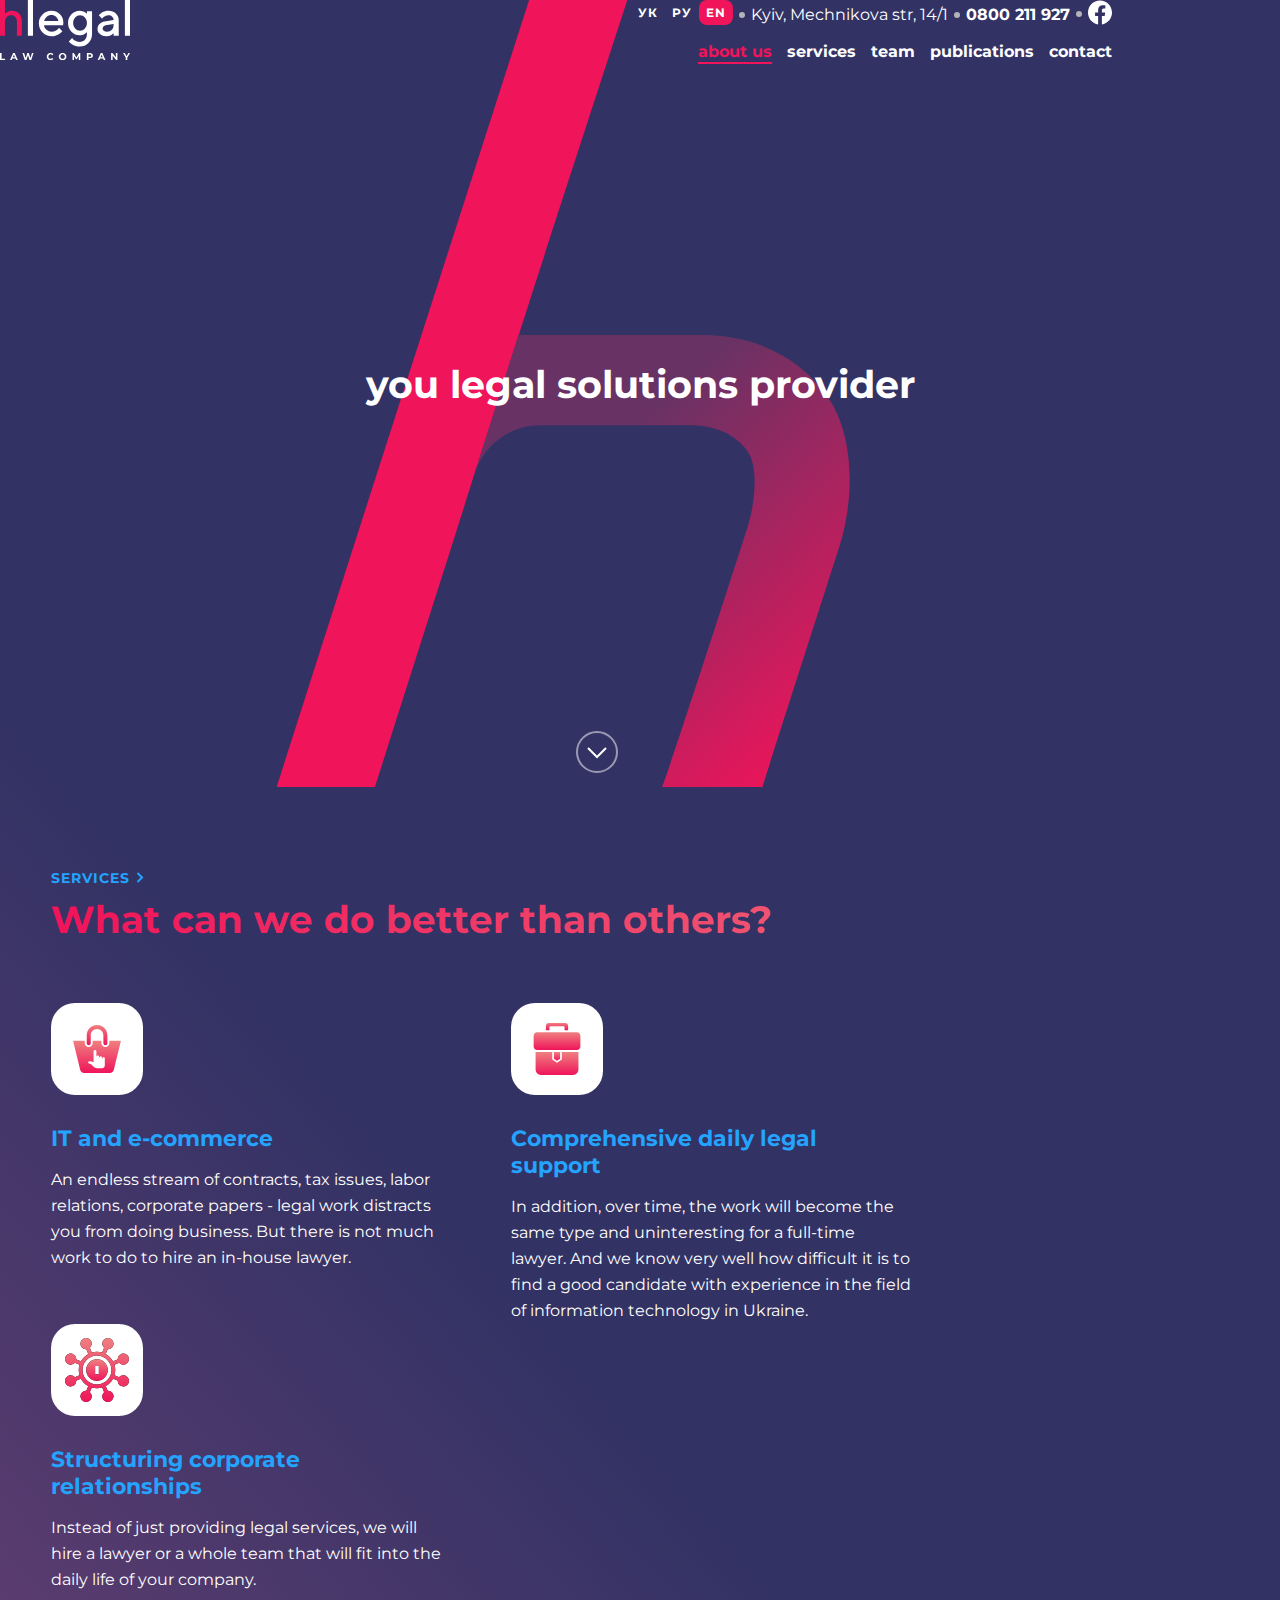
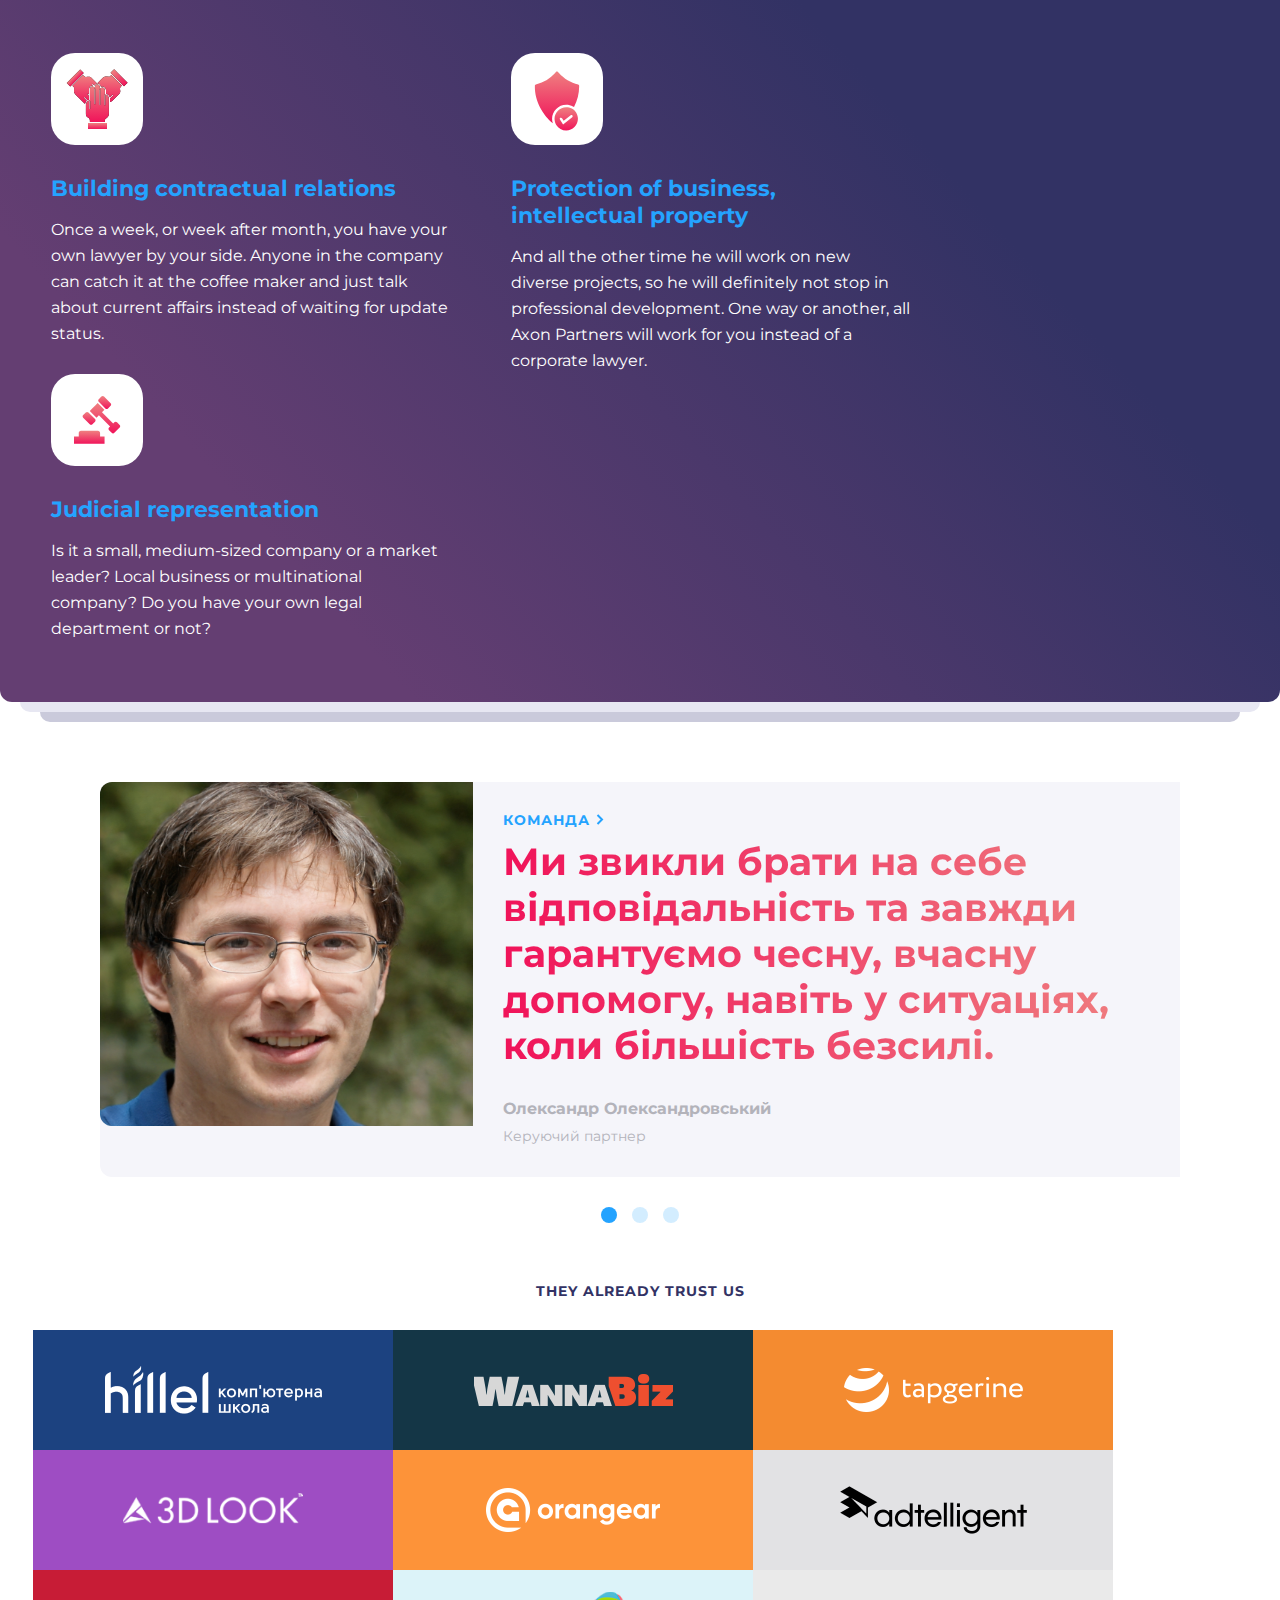
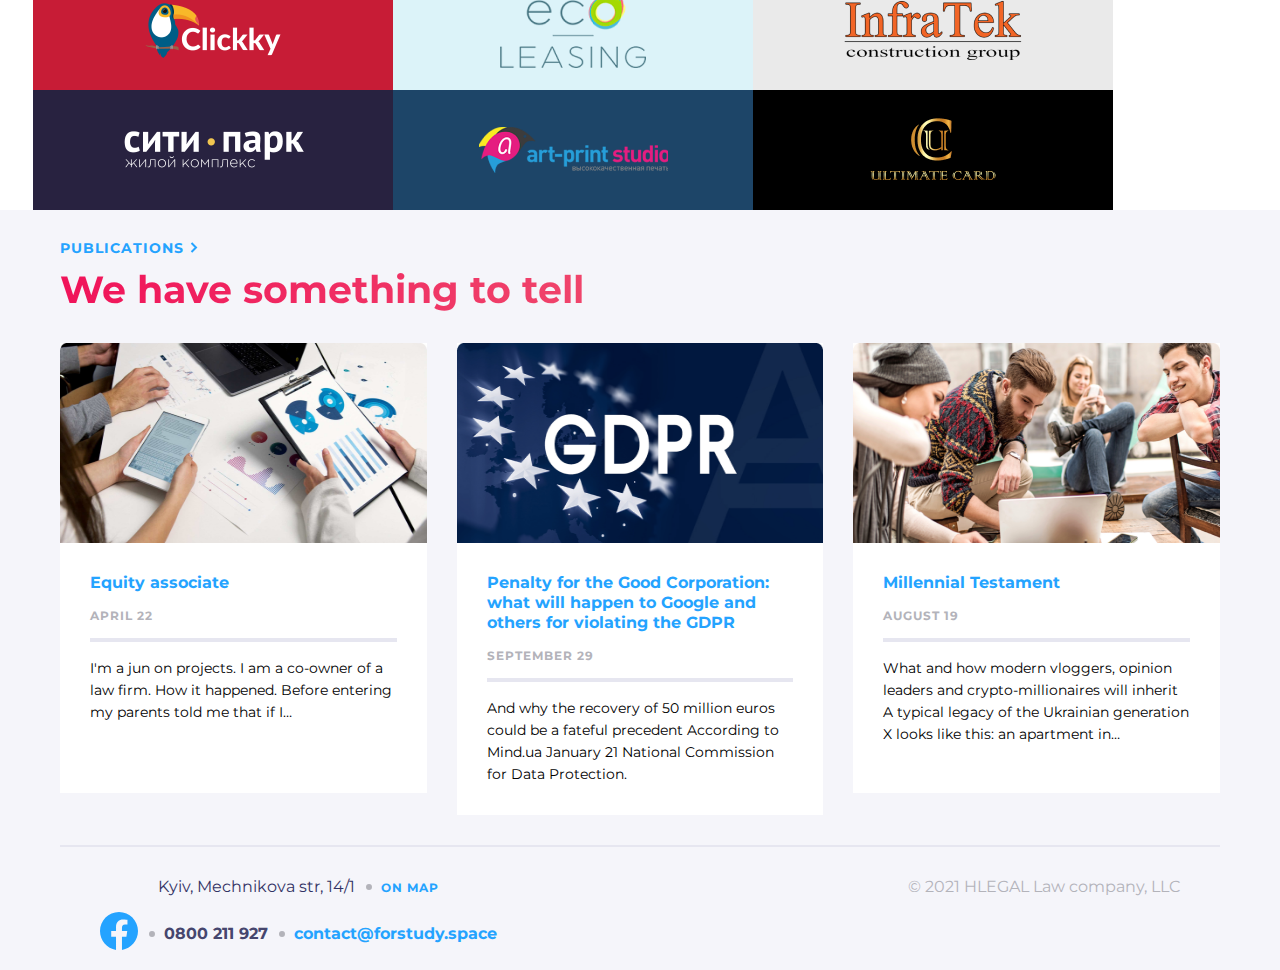
<file: index.html>
<!DOCTYPE html>
<html lang="en">
<head>
    <meta charset="UTF-8">
    <meta http-equiv="X-UA-Compatible" content="IE=edge">
    <meta name="viewport" content="width=device-width, initial-scale=1.0">
    <link rel="stylesheet" href="style/reset.css">
    <link rel="preconnect" href="https://fonts.googleapis.com">
    <link rel="preconnect" href="https://fonts.gstatic.com" crossorigin>
    <link href="https://fonts.googleapis.com/css2?family=Montserrat:wght@400;700&display=swap" rel="stylesheet">
    <link rel="stylesheet" href="style/style.css">
    <title>Document</title>
</head>
<body>
    <div class="background__picture">
        <div class="background__item">
            <img src="svg/palka.svg" alt="h" class="background__picture--special">
            <img src="svg/duga.svg" alt="h" class="background__picture--pramery">
        </div>
        <h1 class="header__title">
            you legal solutions provider
        </h1>
        <div class="button">
            <div class="button__circle">
                <svg id="circle" width="42" height="42" viewBox="0 0 42 42" fill="none" xmlns="http://www.w3.org/2000/svg">
                    <circle id="circle__circle" opacity="0.5" cx="21" cy="21" r="20" stroke="white" stroke-width="2"/>
                </svg>
            </div>
            <div class="button__galochka">
                <svg id="galochka" width="20" height="12" viewBox="0 0 20 12" fill="none" xmlns="http://www.w3.org/2000/svg">
                    <path id="galochka__galochka" d="M1 1L10 10L19 1" stroke="white" stroke-width="2"/>
                </svg>  
            </div>
        </div>
    </div>
    <header class="header">
        <div class="container">
            <div class="background">
                <div class="header__top">
                    <div class="logo">
                            <img src="svg/title.svg" alt="">
                        <div class="logo__item">
                            <img src="svg/tittleunder.svg" alt="">
                        </div>
                    </div>
                    <div class="nav">
                        <div class="nav__block">
                            <div class="nav__item">
                                <div class="nav__link">
                                    УК
                                </div>
                                <div class="nav__link">
                                    РУ
                                </div>
                                <div class="nav__link nav__link--active">
                                    EN
                                </div>
                            </div>
                            <div class="list">
                                <div class="list__item list__item--special">
                                    Kyiv, Mechnikova str, 14/1
                                </div>
                                <div class="list__item">
                                    0800 211 927
                                </div>
                                <div class="list__item list__item--primary">
                                    <a href="#" class="list__link">
                                        <svg  width="24" height="25" viewBox="0 0 24 25" fill="none" xmlns="http://www.w3.org/2000/svg">
                                            <path id="face" d="M24 12.5733C24 5.90541 18.6274 0.5 12 0.5C5.37258 0.5 0 5.90541 0 12.5733C0 18.5995 4.38823 23.5943 10.125 24.5V16.0633H7.07813V12.5733H10.125V9.91343C10.125 6.88755 11.9165 5.21615 14.6576 5.21615C15.9705 5.21615 17.3438 5.45195 17.3438 5.45195V8.42313H15.8306C14.3399 8.42313 13.875 9.35379 13.875 10.3086V12.5733H17.2031L16.6711 16.0633H13.875V24.5C19.6118 23.5943 24 18.5995 24 12.5733Z" fill="white"/>
                                        </svg>
                                    </a>
                                </div>
                            </div>
                        </div>
                        <ul class="menu">
                            <li class="menu__item menu__item--active">
                                <a href="#" class="menu__link menu__link--active">
                                    about us
                                </a>
                            </li>
                            <li class="menu__item">
                                <a href="pages/additional.html" class="menu__link">
                                    services
                                </a>
                            </li>
                            <li class="menu__item">
                                <a href="#" class="menu__link">
                                    team
                                </a>
                            </li>
                            <li class="menu__item">
                                <a href="#" class="menu__link">
                                    publications
                                </a>
                            </li>
                            <li class="menu__item">
                                <a href="#" class="menu__link">
                                    contact
                                </a>
                            </li>
                        </ul>
                    </div>
                </div>
                <div class="dropdownmenu" id="dropdownmenu">
                    <div class="dropdownmenu__block">
                        <ul class="dropdownmenu__list">
                            <li class="dropdownmenu__name dropdownmenu__name--active">
                                Consistent
                            </li>
                            <li class="dropdownmenu__name">
                                Customer oriented
                            </li>
                            <li class="dropdownmenu__name">
                                Innovative
                            </li>
                            <li class="dropdownmenu__name dropdownmenu__name--pramery">
                                Business oriented
                            </li>
                        </ul>
                    </div>
                    <div class="dropdownmenu__copy">
                        <h2 class="dropdownmenu__title">
                            We turn the idea of legal services
                        </h2>
                        <p class="dropdownmenu__text">
                            Consolidating many years of experience and practice, the company's lawyers accompany complex projects and achieve a number of important decisions for the industry. Many of them form the practice of applying the law of the sea in Ukraine.
                        </p>
                    </div>
                </div>
            </div> 
            <div class="group" id="group">
                <div class="way">
                    <div class="way__name">
                        Services
                    </div>
                    <div class="way__logo">
                        <svg width="8" height="11" viewBox="0 0 8 11" fill="none" xmlns="http://www.w3.org/2000/svg">
                            <path id="way_svg" d="M1.5 1L6 5.5L1.5 10" stroke="#24A3FF" stroke-width="2"/>
                        </svg>                        
                    </div>
                </div>
                <div class="title">
                    What can we do better than others?
                </div>
                <div class="group__item">
                    <div class="group__block">
                        <div class="block">
                            <div class="block__baner">
                                <img src="svg/ecommerce.svg" alt="" class="block__picture">
                            </div>
                            <div class="block__copy">
                                <h2 class="block__title">
                                    IT and e-commerce
                                </h2>
                                <p class="block__text">
                                    An endless stream of contracts, tax issues, labor relations, corporate papers - legal work distracts you from doing business. But there is not much work to do to hire an in-house lawyer.
                                </p>
                            </div>
                        </div>
                        <div class="block">
                            <div class="block__baner">
                                <img src="svg/support.svg" alt="" class="block__picture">
                            </div>
                            <div class="block__copy">
                                <h2 class="block__title">
                                    Comprehensive daily
                                    legal support
                                </h2>
                                <p class="block__text">
                                    In addition, over time, the work will become the same type and uninteresting for a full-time lawyer. And we know very well how difficult it is to find a good candidate with experience in the field of information technology in Ukraine.
                                </p>
                            </div>
                        </div>
                        <div class="block">
                            <div class="block__baner">
                                <img src="svg/coprorate.svg" alt="" class="block__picture">
                            </div>
                            <div class="block__copy">
                                <h2 class="block__title">
                                    Structuring corporate relationships
                                </h2>
                                <p class="block__text">
                                    Instead of just providing legal services, we will hire a lawyer or a whole team that will fit into the daily life of your company.
                                </p>
                            </div>
                        </div>
                    </div>
                    <div class="group__block">
                        <div class="block">
                            <div class="block__baner">
                                <img src="svg/trust.svg" alt="" class="block__picture">
                            </div>
                            <div class="block__copy">
                                <h2 class="block__title">
                                    Building contractual relations
                                </h2>
                                <p class="block__text">
                                    Once a week, or week after month, you have your own lawyer by your side. Anyone in the company can catch it at the coffee maker and just talk about current affairs instead of waiting for update status.
                                </p>
                            </div>
                        </div>
                        <div class="block">
                            <div class="block__baner">
                                <img src="svg/protection.svg" alt="" class="block__picture">
                            </div>
                            <div class="block__copy">
                                <h2 class="block__title">
                                    Protection of business, intellectual property
                                </h2>
                                <p class="block__text">
                                    And all the other time he will work on new diverse projects, so he will definitely not stop in professional development. One way or another, all Axon Partners will work for you instead of a corporate lawyer.
                                </p>
                            </div>
                        </div>
                        <div class="block">
                            <div class="block__baner">
                                <img src="svg/court.svg" alt="" class="block__picture">
                            </div>
                            <div class="block__copy">
                                <h2 class="block__title">
                                    Judicial representation
                                </h2>
                                <p class="block__text">
                                    Is it a small, medium-sized company or a market leader? Local business or multinational company? Do you have your own legal department or not?
                                </p>
                            </div>
                        </div>
                    </div>        
                </div>
            </div>
        </div>
    </header>
    <div class="background--special"></div>
    <div class="background--primary"></div>

    <main class="main">
        <div class="slider">
            <div id="slider1" class="slider__container">
                <div class="slider__block">
                    <img src="img/teamfirst.png" alt="" class="slider__picture">
                    <div class="slider__copy">
                        <div class="way">
                            <h4 class="way__name">
                                команда
                            </h4>
                            <div class="way__logo">
                                <svg width="8" height="11" viewBox="0 0 8 11" fill="none" xmlns="http://www.w3.org/2000/svg">
                                    <path id="way_svg" d="M1.5 1L6 5.5L1.5 10" stroke="#24A3FF" stroke-width="2"/>
                                </svg>                        
                            </div>
                        </div>
                        <p class="title">
                            Ми звикли брати на себе відповідальність та завжди гарантуємо чесну, вчасну допомогу, навіть у ситуаціях, коли більшість безсилі.
                        </p>
                        <h4 class="slider__text">
                            Олександр Олександровський
                        </h4>
                        <h5 class="slider__footer">
                            Керуючий партнер
                        </h5>
                    </div>
                </div>
            </div>
            <div id="slider2" class="slider__container">
                <div class="slider__block">
                    <img src="img/teamsecond.png" alt="" class="slider__picture">
                    <div class="slider__copy">
                        <div class="way">
                            <h4 class="way__name">
                                команда
                            </h4>
                            <div class="way__logo">
                                <svg width="8" height="11" viewBox="0 0 8 11" fill="none" xmlns="http://www.w3.org/2000/svg">
                                    <path id="way_svg" d="M1.5 1L6 5.5L1.5 10" stroke="#24A3FF" stroke-width="2"/>
                                </svg>                        
                            </div>
                        </div>
                        <p class="title">
                            Блааааааааааааа Блааааааааааааа Блааааааааааааа Блааааааааааааа Блааааааааааааа Блааааааааааааа Блааааааааааааа Блааааааааааааа
                        </p>
                        <h4 class="slider__text">
                            Лена Головач
                        </h4>
                        <h5 class="slider__footer">
                            Партнер
                        </h5>
                    </div>
                </div>
            </div>
            <div id="slider3" class="slider__container">
                <div class="slider__block">
                    <img src="img/teamthird.png" alt="" class="slider__picture">
                    <div class="slider__copy">
                        <div class="way">
                            <h4 class="way__name">
                                команда
                            </h4>
                            <div class="way__logo">
                                <svg width="8" height="11" viewBox="0 0 8 11" fill="none" xmlns="http://www.w3.org/2000/svg">
                                    <path id="way_svg" d="M1.5 1L6 5.5L1.5 10" stroke="#24A3FF" stroke-width="2"/>
                                </svg>                        
                            </div>
                        </div>
                        <p class="title">
                            Блааааааааааааа Блааааааааааааа Блааааааааааааа Блааааааааааааа Блааааааааааааа Блааааааааааааа  
                        </p>
                        <h4 class="slider__text">
                            Ирина Шевчук
                        </h4>
                        <h5 class="slider__footer">
                            Партнер
                        </h5>
                    </div>
                </div>
            </div>
            <div class="slider__button">
                <div id="button" class="button button--active"></div>
                <div id="button1" class="button"></div>
                <div id="button2" class="button button--special"></div>
            </div>
        </div>
        <div class="baner">
            <div class="baner__title">
                They already trust us
            </div>

            <div class="baner__block">
                <div class="baner__item baner__item--special">
                    <img src="img/hillel.png" alt="" class="baner__picture">
                </div>
                <div class="baner__item baner__item--primary">
                    <img src="img/wannabiz.png" alt="" class="baner__picture">
                </div>
                <div class="baner__item baner__item--additional">
                    <img src="img/tapgerine.png" alt="" class="baner__picture">
                </div>
                <div class="baner__item baner__item--extra">
                    <img src="img/3dlook.png" alt="" class="baner__picture">
                </div>
                <div class="baner__item baner__item--supplementaru">
                    <img src="img/orangear.png" alt="" class="baner__picture">
                </div>
                <div class="baner__item baner__item--secondary">
                    <img src="img/adtelligent.png" alt="" class="baner__picture">
                </div>
                <div class="baner__item baner__item--peculiar">
                    <img src="img/clickky.png" alt="" class="baner__picture">
                </div>
                <div class="baner__item baner__item--unique">
                    <img src="img/eco-leasing.png" alt="" class="baner__picture">
                </div>
                <div class="baner__item baner__item--extraordinary">
                    <img src="img/ingratek.png" alt="" class="baner__picture">
                </div>
                <div class="baner__item baner__item--specific">
                    <img src="img/city-par.png" alt="" class="baner__picture">
                </div>
                <div class="baner__item baner__item--particular">
                    <img src="img/artprint.png" alt="" class="baner__picture">
                </div>
                <div class="baner__item baner__item--exceptional">
                    <img src="img/ultimatecard.png" alt="" class="baner__picture">
                </div>
            </div>
        </div>
        <div class="block">
            <div class="block__container">
                <div class="way">
                    <div class="way__name">
                        Publications
                    </div>
                    <div class="way__logo">
                        <svg width="8" height="11" viewBox="0 0 8 11" fill="none" xmlns="http://www.w3.org/2000/svg">
                            <path id="way_svg" d="M1.5 1L6 5.5L1.5 10" stroke="#24A3FF" stroke-width="2"/>
                        </svg>                        
                    </div>
                </div>
                <div class="title">
                    We have something to tell
                </div>
                <div class="block__item">
                    <div class="card">
                        <img src="img/work.png" alt="" class="card__picture">
                        <div class="card__copy">
                            <div class="card__text">
                                <div class="card__title">
                                    Equity associate
                                </div>
                                <div class="card__data">
                                    April 22
                                </div>
                            </div>
                            <p class="card__footer">
                                I'm a jun on projects. I am a co-owner of a law firm. How it happened. Before entering my parents told me that if I…
                            </p>
                        </div>
                    </div>
                    <div class="card card">
                        <img src="img/gdpr.png" alt="" class="card__picture">
                        <div class="card__copy card__copy--extra">
                            <div class="card__text">
                                <div class="card__title">
                                    Penalty for the Good Corporation: what will happen to Google and others for violating the GDPR
                                </div>
                                <div class="card__data">
                                    September 29
                                </div>
                            </div>
                            <p class="card__footer">
                                And why the recovery of 50 million euros could be a fateful precedent According to Mind.ua January 21 National Commission for Data Protection.
                            </p>
                        </div>
                    </div>
                    <div class="card card--special">
                        <img src="img/team.png" alt="" class="card__picture">
                        <div class="card__copy card__copy--special">
                            <div class="card__text">
                                <div class="card__title">
                                    Millennial Testament
                                </div>
                                <div class="card__data">
                                    August 19
                                </div>
                            </div>
                            <p class="card__footer">
                                What and how modern vloggers, opinion leaders and crypto-millionaires will inherit A typical legacy of the Ukrainian generation X looks like this: an apartment in…
                            </p>
                        </div>
                    </div>
                </div>
            </div>

        </div>
    </main>

    <footer class="footer">
        <div class="footer__container">
            <div class="footer__contac">
                <div class="footer__item">
                    <ul class="footer__list">
                        <li class="footer__name">
                            Kyiv, Mechnikova str, 14/1
                        </li>
                        <li class="footer__name footer__name--special">
                            <a href="#" class="footer__link">
                                On map
                            </a>
                        </li>
                    </ul>
                </div>
                <div class="footer__item">
                    <ul class="footer__list">
                        <li class="footer__name footer__name--secondary">
                            <a href="#" class="footer__feca">
                                <svg width="38" height="38" viewBox="0 0 38 38" fill="none" xmlns="http://www.w3.org/2000/svg">
                                    <path id="footer__face" d="M38 19.1161C38 8.55857 29.4934 0 19 0C8.50658 0 0 8.55857 0 19.1161C0 28.6575 6.94803 36.5659 16.0312 38V24.6419H11.207V19.1161H16.0312V14.9046C16.0312 10.1136 18.8678 7.46723 23.2078 7.46723C25.2866 7.46723 27.4609 7.84059 27.4609 7.84059V12.545H25.0651C22.7048 12.545 21.9688 14.0185 21.9688 15.5302V19.1161H27.2383L26.3959 24.6419H21.9688V38C31.052 36.5659 38 28.6575 38 19.1161Z" fill="#24A3FF"/>
                                </svg>                                
                            </a>
                        </li>
                        <li class="footer__name footer__name--additional">
                            0800 211 927
                        </li>
                        <li class="footer__name footer__name--extra">
                            <a href="#" class="footer__link">
                                contact@forstudy.space
                            </a>
                        </li>
                    </ul>
                </div>
            </div>
            <div class="footer__contac footer__contac--special">
                &copy; 2021 HLEGAL Law company, LLC
            </div>
        </div>
    </footer>
    <script src="js/main.js"></script>
</body>
</html>
</file>
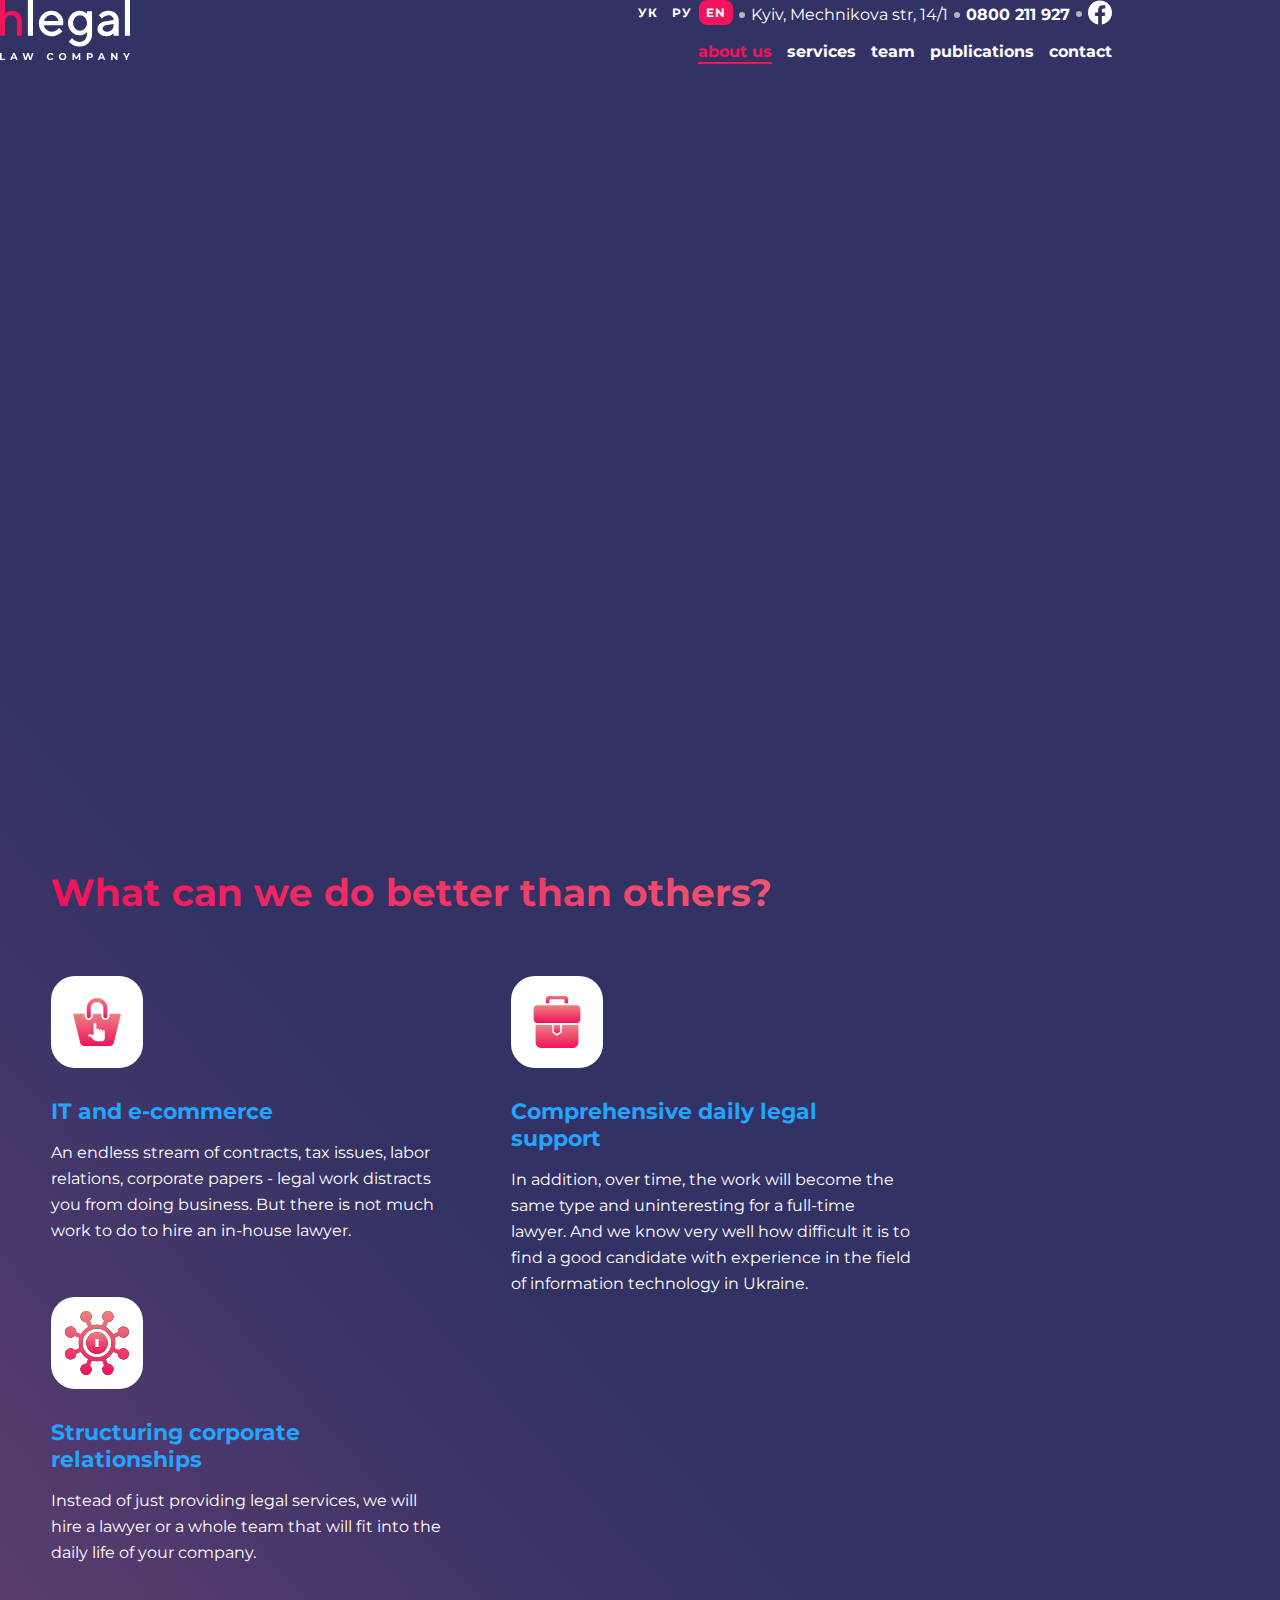
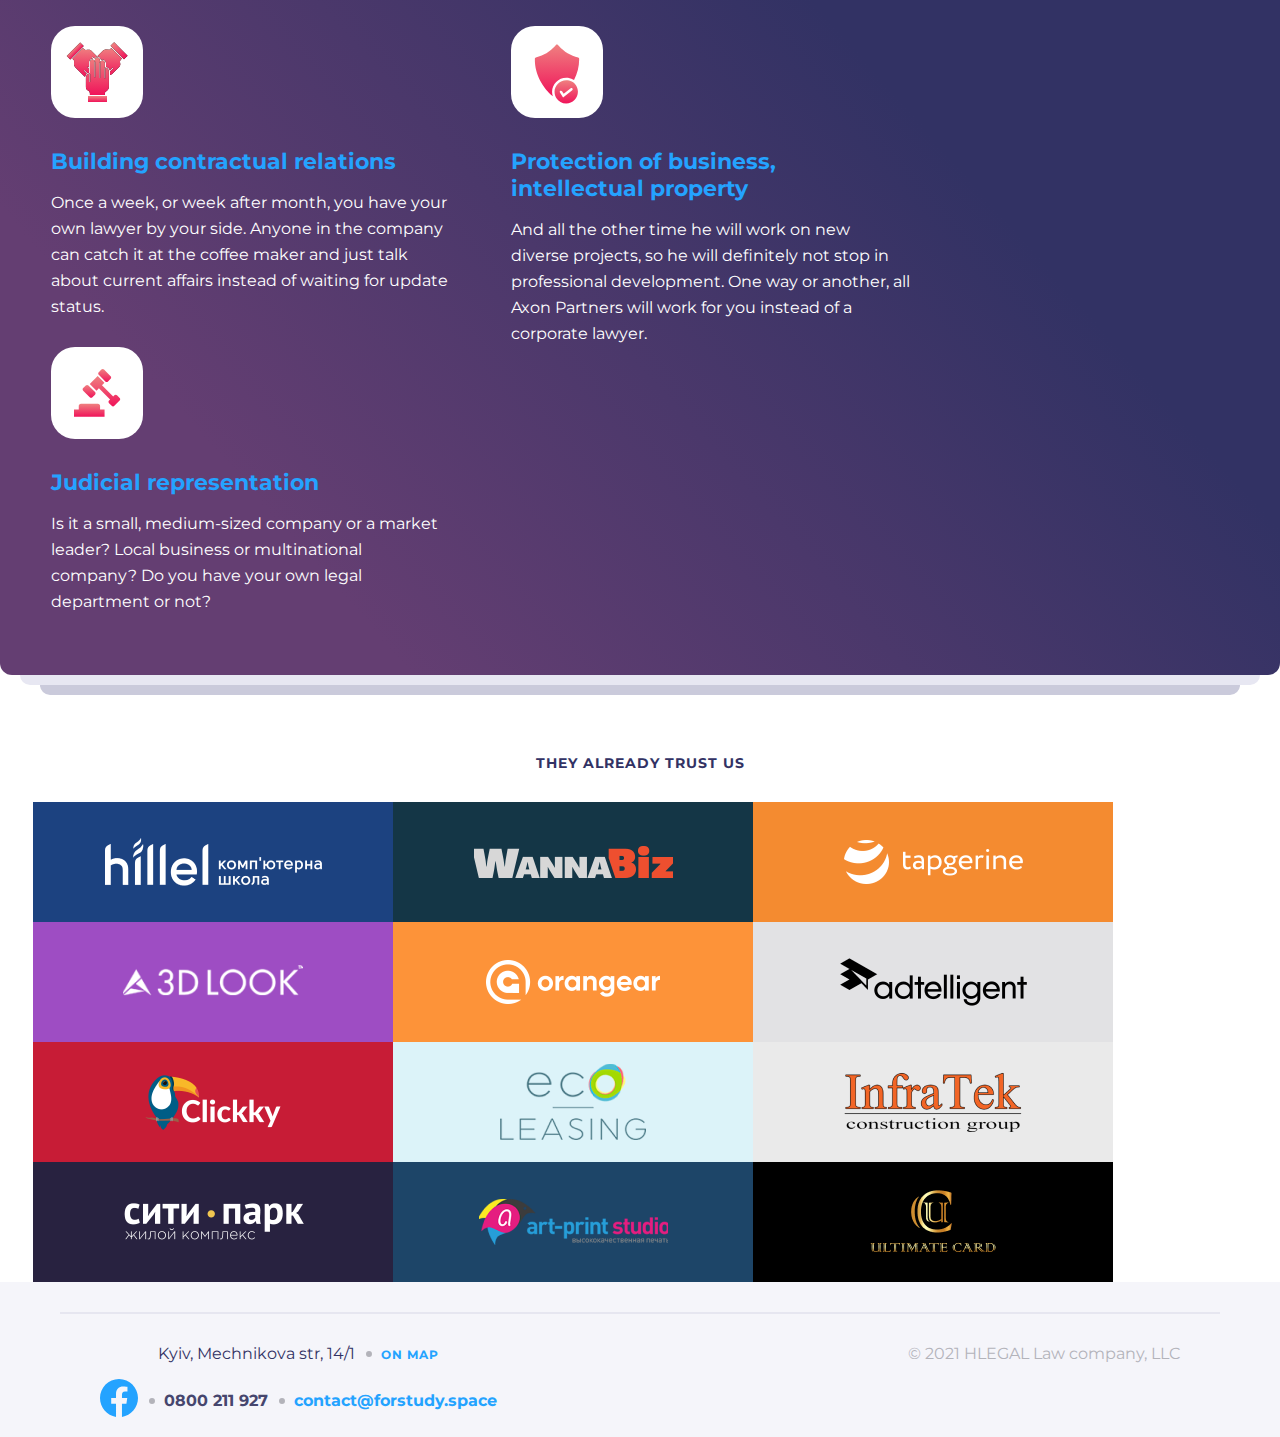
<file: pages/additional.html>
<!DOCTYPE html>
<html lang="en">
<head>
    <meta charset="UTF-8">
    <meta http-equiv="X-UA-Compatible" content="IE=edge">
    <meta name="viewport" content="width=device-width, initial-scale=1.0">
    <link rel="stylesheet" href="../style/reset.css">
    <link rel="preconnect" href="https://fonts.googleapis.com">
    <link rel="preconnect" href="https://fonts.gstatic.com" crossorigin>
    <link href="https://fonts.googleapis.com/css2?family=Montserrat:wght@400;700&display=swap" rel="stylesheet">
    <link rel="stylesheet" href="../style/style.css">
    <title>Document</title>
</head>
<body>
    <header class="header">
        <div class="container">
            <div class="background">
                <div class="header__top">
                    <div class="logo">
                            <img src="../svg/title.svg" alt="">
                        <div class="logo__item">
                            <img src="../svg/tittleunder.svg" alt="">
                        </div>
                    </div>
                    <div class="nav">
                        <div class="nav__block">
                            <div class="nav__item">
                                <div class="nav__link">
                                    УК
                                </div>
                                <div class="nav__link">
                                    РУ
                                </div>
                                <div class="nav__link nav__link--active">
                                    EN
                                </div>
                            </div>
                            <div class="list">
                                <div class="list__item list__item--special">
                                    Kyiv, Mechnikova str, 14/1
                                </div>
                                <div class="list__item">
                                    0800 211 927
                                </div>
                                <div class="list__item list__item--primary">
                                    <a href="#" class="list__link">
                                        <svg  width="24" height="25" viewBox="0 0 24 25" fill="none" xmlns="http://www.w3.org/2000/svg">
                                            <path id="face" d="M24 12.5733C24 5.90541 18.6274 0.5 12 0.5C5.37258 0.5 0 5.90541 0 12.5733C0 18.5995 4.38823 23.5943 10.125 24.5V16.0633H7.07813V12.5733H10.125V9.91343C10.125 6.88755 11.9165 5.21615 14.6576 5.21615C15.9705 5.21615 17.3438 5.45195 17.3438 5.45195V8.42313H15.8306C14.3399 8.42313 13.875 9.35379 13.875 10.3086V12.5733H17.2031L16.6711 16.0633H13.875V24.5C19.6118 23.5943 24 18.5995 24 12.5733Z" fill="white"/>
                                        </svg>
                                    </a>
                                </div>
                            </div>
                        </div>
                        <ul class="menu">
                            <li class="menu__item menu__item--active">
                                <a href="../index.html" class="menu__link menu__link--active">
                                    about us
                                </a>
                            </li>
                            <li class="menu__item">
                                <a href="#" class="menu__link">
                                    services
                                </a>
                            </li>
                            <li class="menu__item">
                                <a href="#" class="menu__link">
                                    team
                                </a>
                            </li>
                            <li class="menu__item">
                                <a href="#" class="menu__link">
                                    publications
                                </a>
                            </li>
                            <li class="menu__item">
                                <a href="#" class="menu__link">
                                    contact
                                </a>
                            </li>
                        </ul>
                    </div>
                </div>
            </div> 
            <div class="group">
                <div class="title">
                    What can we do better than others?
                </div>
                <div class="group__item">
                    <div class="group__block">
                        <div class="block">
                            <div class="block__baner">
                                <img src="../svg/ecommerce.svg" alt="" class="block__picture">
                            </div>
                            <div class="block__copy">
                                <h2 class="block__title">
                                    IT and e-commerce
                                </h2>
                                <p class="block__text">
                                    An endless stream of contracts, tax issues, labor relations, corporate papers - legal work distracts you from doing business. But there is not much work to do to hire an in-house lawyer.
                                </p>
                            </div>
                        </div>
                        <div class="block">
                            <div class="block__baner">
                                <img src="../svg/support.svg" alt="" class="block__picture">
                            </div>
                            <div class="block__copy">
                                <h2 class="block__title">
                                    Comprehensive daily
                                    legal support
                                </h2>
                                <p class="block__text">
                                    In addition, over time, the work will become the same type and uninteresting for a full-time lawyer. And we know very well how difficult it is to find a good candidate with experience in the field of information technology in Ukraine.
                                </p>
                            </div>
                        </div>
                        <div class="block">
                            <div class="block__baner">
                                <img src="../svg/coprorate.svg" alt="" class="block__picture">
                            </div>
                            <div class="block__copy">
                                <h2 class="block__title">
                                    Structuring corporate relationships
                                </h2>
                                <p class="block__text">
                                    Instead of just providing legal services, we will hire a lawyer or a whole team that will fit into the daily life of your company.
                                </p>
                            </div>
                        </div>
                    </div>
                    <div class="group__block">
                        <div class="block">
                            <div class="block__baner">
                                <img src="../svg/trust.svg" alt="" class="block__picture">
                            </div>
                            <div class="block__copy">
                                <h2 class="block__title">
                                    Building contractual relations
                                </h2>
                                <p class="block__text">
                                    Once a week, or week after month, you have your own lawyer by your side. Anyone in the company can catch it at the coffee maker and just talk about current affairs instead of waiting for update status.
                                </p>
                            </div>
                        </div>
                        <div class="block">
                            <div class="block__baner">
                                <img src="../svg/protection.svg" alt="" class="block__picture">
                            </div>
                            <div class="block__copy">
                                <h2 class="block__title">
                                    Protection of business, intellectual property
                                </h2>
                                <p class="block__text">
                                    And all the other time he will work on new diverse projects, so he will definitely not stop in professional development. One way or another, all Axon Partners will work for you instead of a corporate lawyer.
                                </p>
                            </div>
                        </div>
                        <div class="block">
                            <div class="block__baner">
                                <img src="../svg/court.svg" alt="" class="block__picture">
                            </div>
                            <div class="block__copy">
                                <h2 class="block__title">
                                    Judicial representation
                                </h2>
                                <p class="block__text">
                                    Is it a small, medium-sized company or a market leader? Local business or multinational company? Do you have your own legal department or not?
                                </p>
                            </div>
                        </div>
                    </div>        
                </div>
            </div>
        </div>
    </header>
    <div class="background--special"></div>
    <div class="background--primary"></div>

    <main class="main">
        <div class="baner baner--special">
            <div class="baner__title">
                They already trust us
            </div>

            <div class="baner__block">
                <div class="baner__item baner__item--special">
                    <img src="../img/hillel.png" alt="" class="baner__picture">
                </div>
                <div class="baner__item baner__item--primary">
                    <img src="../img/wannabiz.png" alt="" class="baner__picture">
                </div>
                <div class="baner__item baner__item--additional">
                    <img src="../img/tapgerine.png" alt="" class="baner__picture">
                </div>
                <div class="baner__item baner__item--extra">
                    <img src="../img/3dlook.png" alt="" class="baner__picture">
                </div>
                <div class="baner__item baner__item--supplementaru">
                    <img src="../img/orangear.png" alt="" class="baner__picture">
                </div>
                <div class="baner__item baner__item--secondary">
                    <img src="../img/adtelligent.png" alt="" class="baner__picture">
                </div>
                <div class="baner__item baner__item--peculiar">
                    <img src="../img/clickky.png" alt="" class="baner__picture">
                </div>
                <div class="baner__item baner__item--unique">
                    <img src="../img/eco-leasing.png" alt="" class="baner__picture">
                </div>
                <div class="baner__item baner__item--extraordinary">
                    <img src="../img/ingratek.png" alt="" class="baner__picture">
                </div>
                <div class="baner__item baner__item--specific">
                    <img src="../img/city-par.png" alt="" class="baner__picture">
                </div>
                <div class="baner__item baner__item--particular">
                    <img src="../img/artprint.png" alt="" class="baner__picture">
                </div>
                <div class="baner__item baner__item--exceptional">
                    <img src="../img/ultimatecard.png" alt="" class="baner__picture">
                </div>
            </div>
        </div>
    </main>
    <footer class="footer">
        <div class="footer__container">
            <div class="footer__contac">
                <div class="footer__item">
                    <ul class="footer__list">
                        <li class="footer__name">
                            Kyiv, Mechnikova str, 14/1
                        </li>
                        <li class="footer__name footer__name--special">
                            <a href="#" class="footer__link">
                                On map
                            </a>
                        </li>
                    </ul>
                </div>
                <div class="footer__item">
                    <ul class="footer__list">
                        <li class="footer__name footer__name--secondary">
                            <a href="#" class="footer__feca">
                                <svg width="38" height="38" viewBox="0 0 38 38" fill="none" xmlns="http://www.w3.org/2000/svg">
                                    <path id="footer__face" d="M38 19.1161C38 8.55857 29.4934 0 19 0C8.50658 0 0 8.55857 0 19.1161C0 28.6575 6.94803 36.5659 16.0312 38V24.6419H11.207V19.1161H16.0312V14.9046C16.0312 10.1136 18.8678 7.46723 23.2078 7.46723C25.2866 7.46723 27.4609 7.84059 27.4609 7.84059V12.545H25.0651C22.7048 12.545 21.9688 14.0185 21.9688 15.5302V19.1161H27.2383L26.3959 24.6419H21.9688V38C31.052 36.5659 38 28.6575 38 19.1161Z" fill="#24A3FF"/>
                                </svg>                                
                            </a>
                        </li>
                        <li class="footer__name footer__name--additional">
                            0800 211 927
                        </li>
                        <li class="footer__name footer__name--extra">
                            <a href="#" class="footer__link">
                                contact@forstudy.space
                            </a>
                        </li>
                    </ul>
                </div>
            </div>
            <div class="footer__contac footer__contac--special">
                &copy; 2021 HLEGAL Law company, LLC
            </div>
        </div>
    </footer>
</body>
</html>
</file>
<file: style/style.css>
body {
  font-family: "Montserrat", sans-serif;
}

h1 {
  font-size: 2rem;
}

.way {
  display: flex;
  flex-direction: row;
  justify-content: flex-start;
  flex-wrap: nowrap;
  align-items: baseline;
  margin-bottom: 10px;
}
.way .way__name {
  font-weight: 700;
  font-size: 14px;
  line-height: 17px;
  text-align: start;
  color: #24A3FF;
  letter-spacing: 1px;
  text-transform: uppercase;
  margin-right: 5.5px;
}
.way .way__name:hover + .way__logo svg #way_svg {
  stroke: #F0145A;
  cursor: pointer;
}
.way .way__name:hover {
  color: #F0145A;
  cursor: pointer;
}

.title {
  font-weight: 700;
  font-size: 38px;
  line-height: 46px;
  text-align: start;
  color: #ffffff;
  background: linear-gradient(90.13deg, #F0145A 0.84%, #EF8080 99.96%);
  -webkit-background-clip: text;
  -webkit-text-fill-color: transparent;
  background-clip: text;
}

body {
  font-family: "Montserrat", sans-serif;
}

h1 {
  font-size: 2rem;
}

.way {
  display: flex;
  flex-direction: row;
  justify-content: flex-start;
  flex-wrap: nowrap;
  align-items: baseline;
  margin-bottom: 10px;
}
.way .way__name {
  font-weight: 700;
  font-size: 14px;
  line-height: 17px;
  text-align: start;
  color: #24A3FF;
  letter-spacing: 1px;
  text-transform: uppercase;
  margin-right: 5.5px;
}
.way .way__name:hover + .way__logo svg #way_svg {
  stroke: #F0145A;
  cursor: pointer;
}
.way .way__name:hover {
  color: #F0145A;
  cursor: pointer;
}

.title {
  font-weight: 700;
  font-size: 38px;
  line-height: 46px;
  text-align: start;
  color: #ffffff;
  background: linear-gradient(90.13deg, #F0145A 0.84%, #EF8080 99.96%);
  -webkit-background-clip: text;
  -webkit-text-fill-color: transparent;
  background-clip: text;
}

.background__picture {
  width: 100%;
  position: absolute;
  top: 0;
  display: flex;
  justify-content: center;
  overflow: hidden;
  align-items: center;
}
.background__picture .background__item {
  position: relative;
  display: flex;
  flex-direction: row;
  flex-wrap: nowrap;
}
.background__picture .background__item .background__picture--special {
  display: block;
  position: relative;
  top: 0;
}
@media screen and (min-width: 375px) {
  .background__picture .background__item .background__picture--special {
    zoom: 0.75;
  }
}
@media screen and (min-width: 768px) {
  .background__picture .background__item .background__picture--special {
    zoom: 1.2816;
  }
}
@media screen and (min-width: 1024px) {
  .background__picture .background__item .background__picture--special {
    zoom: 0.9612;
  }
}
@media screen and (min-width: 1280px) {
  .background__picture .background__item .background__picture--special {
    zoom: 0.985;
  }
}
@media screen and (min-width: 1440px) {
  .background__picture .background__item .background__picture--special {
    zoom: 1;
  }
}
@media screen and (min-width: 1920px) {
  .background__picture .background__item .background__picture--special {
    zoom: 1.25;
  }
}
.background__picture .background__item .background__picture--pramery {
  display: block;
  position: relative;
  height: 459px;
  top: 340px;
}
@media screen and (min-width: 375px) {
  .background__picture .background__item .background__picture--pramery {
    zoom: 0.75;
    left: -155px;
  }
}
@media screen and (min-width: 768px) {
  .background__picture .background__item .background__picture--pramery {
    zoom: 1.2816;
  }
}
@media screen and (min-width: 1024px) {
  .background__picture .background__item .background__picture--pramery {
    zoom: 0.9612;
  }
}
@media screen and (min-width: 1280px) {
  .background__picture .background__item .background__picture--pramery {
    zoom: 0.985;
  }
}
@media screen and (min-width: 1440px) {
  .background__picture .background__item .background__picture--pramery {
    zoom: 1;
  }
}
@media screen and (min-width: 1920px) {
  .background__picture .background__item .background__picture--pramery {
    zoom: 1.25;
  }
}
.background__picture .header__title {
  font-weight: 700;
  font-size: 38px;
  line-height: 46px;
  text-align: center;
  color: #ffffff;
  position: absolute;
}
@media screen and (min-width: 375px) {
  .background__picture .header__title {
    top: 226px;
    width: 315px;
  }
}
@media screen and (min-width: 768px) {
  .background__picture .header__title {
    top: 471.63px;
    width: 800px;
  }
}
@media screen and (min-width: 1024px) {
  .background__picture .header__title {
    top: 353.7px;
  }
}
@media screen and (min-width: 1280px) {
  .background__picture .header__title {
    top: 362.48px;
  }
}
@media screen and (min-width: 1440px) {
  .background__picture .header__title {
    top: 368px;
  }
}
@media screen and (min-width: 1920px) {
  .background__picture .header__title {
    top: 460px;
  }
}
.background__picture .button {
  position: absolute;
  width: 42px;
  left: 45%;
  bottom: 40px;
}
.background__picture .button .button__circle {
  position: absolute;
}
.background__picture .button .button__galochka {
  width: 20px;
  position: relative;
  top: 15px;
  left: 11px;
}
.background__picture .button .button__circle svg:hover #circle__circle,
.background__picture .button .button__circle svg:hover #galochka__galochka,
.background__picture .button .button__galochka svg:hover #galochka__galochka,
.background__picture .button .button__galochka svg:hover #circle__circle {
  stroke: #F0145A;
}

.header {
  background: linear-gradient(228.57deg, #323264 11.93%, #323264 57.17%, #643E72 87.46%);
  border-radius: 0px 0px 12px 12px;
}
.header .container .background .header__top {
  display: flex;
  flex-direction: row;
  justify-content: start;
  flex-wrap: nowrap;
  align-items: flex-start;
}
@media screen and (min-width: 1440px) {
  .header .container .background .header__top {
    padding: 50px 30px 0;
  }
}
.header .container .background .header__top .logo {
  z-index: 1100;
  display: flex;
  flex-direction: column;
  justify-content: flex-start;
  flex-wrap: nowrap;
  align-items: baseline;
}
@media screen and (min-width: 768px) {
  .header .container .background .header__top .logo {
    padding-top: 60px;
  }
}
@media screen and (min-width: 1024px) {
  .header .container .background .header__top .logo {
    padding-top: 0;
  }
}
.header .container .background .header__top .nav {
  position: absolute;
}
@media screen and (min-width: 768px) {
  .header .container .background .header__top .nav {
    width: auto;
  }
}
@media screen and (min-width: 1024px) {
  .header .container .background .header__top .nav {
    width: 86.9%;
  }
}
@media screen and (min-width: 1440px) {
  .header .container .background .header__top .nav {
    width: 88%;
  }
}
.header .container .background .header__top .nav .nav__block {
  display: flex;
  flex-direction: row;
  justify-content: flex-end;
  flex-wrap: nowrap;
  align-items: baseline;
}
@media screen and (min-width: 375px) {
  .header .container .background .header__top .nav .nav__block {
    margin-bottom: 22px;
    background: rgba(245, 245, 250, 0.2);
  }
}
@media screen and (min-width: 768px) {
  .header .container .background .header__top .nav .nav__block {
    margin-bottom: 122px;
    background: none;
  }
}
@media screen and (min-width: 1024px) {
  .header .container .background .header__top .nav .nav__block {
    margin-bottom: 12px;
  }
}
.header .container .background .header__top .nav .nav__block .nav__item {
  display: flex;
  flex-direction: row;
  justify-content: flex-start;
  flex-wrap: nowrap;
  align-items: baseline;
  align-self: flex-start;
}
.header .container .background .header__top .nav .nav__block .nav__item .nav__link {
  font-weight: 700;
  font-size: 12px;
  line-height: 15px;
  text-align: center;
  color: #ffffff;
  letter-spacing: 1px;
  padding: 5px 7px;
}
.header .container .background .header__top .nav .nav__block .nav__item .nav__link:hover {
  cursor: pointer;
  background: rgba(255, 255, 255, 0.2);
  border-radius: 8px;
}
.header .container .background .header__top .nav .nav__block .nav__item .nav__link--active {
  background: #F0145A;
  border-radius: 8px;
}
.header .container .background .header__top .nav .nav__block .list {
  display: flex;
  flex-direction: row;
  justify-content: flex-start;
  flex-wrap: nowrap;
  align-items: baseline;
}
.header .container .background .header__top .nav .nav__block .list .list__item {
  font-weight: 700;
  font-size: 16px;
  line-height: 20px;
  text-align: start;
  color: #ffffff;
  align-self: center;
  margin-left: 18px;
  position: relative;
}
.header .container .background .header__top .nav .nav__block .list .list__item--special::before {
  content: "";
  position: absolute;
  top: 7px;
  left: -12px;
  background-color: #B3B3BA;
  border: 2px solid #B3B3BA;
  height: 2px;
  width: 2px;
  border-radius: 50%;
}
.header .container .background .header__top .nav .nav__block .list .list__item::before {
  content: "";
  position: absolute;
  top: 7px;
  left: -12px;
  background-color: #B3B3BA;
  border: 2px solid #B3B3BA;
  height: 2px;
  width: 2px;
  border-radius: 50%;
}
.header .container .background .header__top .nav .nav__block .list .list__item--primary::before {
  content: "";
  position: absolute;
  top: 11px;
  left: -12px;
  background-color: #B3B3BA;
  border: 2px solid #B3B3BA;
  height: 2px;
  width: 2px;
  border-radius: 50%;
}
.header .container .background .header__top .nav .nav__block .list .list__item--special {
  font-weight: 400;
  font-size: 16px;
  line-height: 20px;
  text-align: right;
  color: #ffffff;
}
.header .container .background .header__top .nav .nav__block .list .list__link svg:hover #face {
  fill: #F0145A;
}
.header .container .background .header__top .nav .menu {
  font-size: 0;
  display: flex;
  flex-direction: row;
  justify-content: flex-end;
  flex-wrap: nowrap;
  align-items: baseline;
}
@media screen and (min-width: 768px) {
  .header .container .background .header__top .nav .menu {
    display: flex;
    flex-direction: row;
    justify-content: flex-start;
    flex-wrap: nowrap;
    align-items: baseline;
  }
}
@media screen and (min-width: 1024px) {
  .header .container .background .header__top .nav .menu {
    display: flex;
    flex-direction: row;
    justify-content: flex-end;
    flex-wrap: nowrap;
    align-items: baseline;
  }
}
.header .container .background .header__top .nav .menu .menu__item {
  margin: 0 0 0 15px;
}
.header .container .background .header__top .nav .menu .menu__item:hover {
  border-bottom: 2px solid #ffffff;
}
.header .container .background .header__top .nav .menu .menu__item .menu__link {
  font-weight: 700;
  font-size: 16px;
  line-height: 20px;
  text-align: right;
  color: #ffffff;
  text-decoration: none;
}
.header .container .background .header__top .nav .menu .menu__item--active {
  margin: 0;
  border-bottom: 2px solid #F0145A;
}
.header .container .background .header__top .nav .menu .menu__item--active .menu__link--active {
  color: #F0145A;
}
.header .container .background .dropdownmenu {
  margin-top: 747px;
  display: none;
  justify-content: center;
  flex-wrap: nowrap;
  align-items: flex-start;
}
@media screen and (min-width: 375px) {
  .header .container .background .dropdownmenu {
    flex-direction: column;
    padding: 0 30px;
  }
}
@media screen and (min-width: 1024px) {
  .header .container .background .dropdownmenu {
    flex-direction: row;
  }
}
@media screen and (min-width: 375px) {
  .header .container .background .dropdownmenu .dropdownmenu__block {
    border-bottom: 4px solid rgba(255, 255, 255, 0.3);
    width: auto;
    margin-left: 0;
    padding-right: 0;
  }
}
@media screen and (min-width: 768px) {
  .header .container .background .dropdownmenu .dropdownmenu__block {
    border-bottom: 4px solid rgba(255, 255, 255, 0.3);
  }
}
@media screen and (min-width: 1024px) {
  .header .container .background .dropdownmenu .dropdownmenu__block {
    width: 32%;
    border-right: 4px solid rgba(255, 255, 255, 0.3);
    border-bottom: none;
  }
}
@media screen and (min-width: 375px) {
  .header .container .background .dropdownmenu .dropdownmenu__block .dropdownmenu__list {
    display: flex;
    flex-direction: row;
    justify-content: flex-start;
    flex-wrap: nowrap;
    align-items: baseline;
    overflow: hidden;
    width: calc(100% - 60px);
  }
}
@media screen and (min-width: 768px) {
  .header .container .background .dropdownmenu .dropdownmenu__block .dropdownmenu__list {
    display: flex;
    flex-direction: row;
    justify-content: flex-start;
    flex-wrap: nowrap;
    align-items: baseline;
  }
}
@media screen and (min-width: 1024px) {
  .header .container .background .dropdownmenu .dropdownmenu__block .dropdownmenu__list {
    display: block;
  }
}
.header .container .background .dropdownmenu .dropdownmenu__block .dropdownmenu__list .dropdownmenu__name {
  font-weight: 700;
  font-size: 38px;
  line-height: 46px;
  text-align: right;
  color: #B3B3BA;
  margin: 30px 10px;
}
.header .container .background .dropdownmenu .dropdownmenu__block .dropdownmenu__list .dropdownmenu__name--active {
  background: linear-gradient(90.13deg, #EF8080 0.84%, #F0145A 99.96%);
  -webkit-background-clip: text;
  -webkit-text-fill-color: transparent;
  background-clip: text;
  margin: 10px 0 35px 0;
}
.header .container .background .dropdownmenu .dropdownmenu__block .dropdownmenu__list .dropdownmenu__name--pramery {
  margin: 30px 10px 10px 0;
}
.header .container .background .dropdownmenu .dropdownmenu__block .dropdownmenu__list .dropdownmenu__name:hover {
  color: #F0145A;
  cursor: pointer;
}
@media screen and (min-width: 375px) {
  .header .container .background .dropdownmenu .dropdownmenu__copy {
    width: 100%;
  }
}
@media screen and (min-width: 1440px) {
  .header .container .background .dropdownmenu .dropdownmenu__copy {
    width: 55%;
    margin-left: 4.1%;
  }
}
.header .container .background .dropdownmenu .dropdownmenu__copy .dropdownmenu__title {
  font-weight: 700;
  font-size: 30px;
  line-height: 37px;
  text-align: start;
  color: #ffffff;
  margin: 43px 0 30px;
}
.header .container .background .dropdownmenu .dropdownmenu__copy .dropdownmenu__text {
  font-weight: 400;
  font-size: 19px;
  line-height: 30px;
  text-align: start;
  color: #ffffff;
  width: 73.4%;
}
.header .container .group {
  margin-top: 747px;
  padding: 60px 0 0 4%;
}
.header .container .group .group__item {
  margin-top: 60px;
  display: flex;
  flex-direction: column;
  justify-content: flex-start;
  flex-wrap: wrap;
  align-items: baseline;
}
.header .container .group .group__item .group__block {
  display: flex;
  flex-direction: row;
  justify-content: flex-start;
  flex-wrap: wrap;
  align-items: baseline;
  margin-bottom: 60px;
}
.header .container .group .group__item .group__block .block {
  display: flex;
  flex-direction: column;
  justify-content: flex-start;
  flex-wrap: nowrap;
  align-items: baseline;
  margin-right: 60px;
}
.header .container .group .group__item .group__block .block .block__baner {
  width: 92px;
  height: 92px;
  background: #ffffff;
  border-radius: 24px;
  padding: 14px;
  margin-bottom: 30px;
}
.header .container .group .group__item .group__block .block .block__copy {
  width: 400px;
}
.header .container .group .group__item .group__block .block .block__copy .block__title {
  font-weight: 700;
  font-size: 22px;
  line-height: 27px;
  text-align: start;
  color: #24A3FF;
  margin-bottom: 15px;
}
.header .container .group .group__item .group__block .block .block__copy .block__text {
  font-weight: 400;
  font-size: 16px;
  line-height: 26px;
  text-align: start;
  color: #ffffff;
}

.background--special {
  width: calc(100% - 40px);
  margin: 0 auto;
  height: 10px;
  background: #E7E7F2;
  border-radius: 0px 0px 12px 12px;
}

.background--primary {
  width: calc(100% - 80px);
  margin: 0 auto;
  height: 10px;
  border-radius: 0px 0px 12px 12px;
  background: #CACADB;
}

body {
  font-family: "Montserrat", sans-serif;
}

h1 {
  font-size: 2rem;
}

.way {
  display: flex;
  flex-direction: row;
  justify-content: flex-start;
  flex-wrap: nowrap;
  align-items: baseline;
  margin-bottom: 10px;
}
.way .way__name {
  font-weight: 700;
  font-size: 14px;
  line-height: 17px;
  text-align: start;
  color: #24A3FF;
  letter-spacing: 1px;
  text-transform: uppercase;
  margin-right: 5.5px;
}
.way .way__name:hover + .way__logo svg #way_svg {
  stroke: #F0145A;
  cursor: pointer;
}
.way .way__name:hover {
  color: #F0145A;
  cursor: pointer;
}

.title {
  font-weight: 700;
  font-size: 38px;
  line-height: 46px;
  text-align: start;
  color: #ffffff;
  background: linear-gradient(90.13deg, #F0145A 0.84%, #EF8080 99.96%);
  -webkit-background-clip: text;
  -webkit-text-fill-color: transparent;
  background-clip: text;
}

@media screen and (min-width: 375px) {
  .main .slider {
    padding: 0;
  }
}
@media screen and (min-width: 1024px) {
  .main .slider {
    padding: 60px 100px 30px 100px;
  }
}
.main .slider .slider__container {
  background: #F5F5FA;
  border-radius: 12px 0px 0px 12px;
}
@media screen and (min-width: 375px) {
  .main .slider .slider__container .slider__block {
    display: flex;
    flex-direction: column;
    justify-content: start;
    flex-wrap: nowrap;
    align-items: start;
  }
}
@media screen and (min-width: 1024px) {
  .main .slider .slider__container .slider__block {
    display: flex;
    flex-direction: row;
    justify-content: start;
    flex-wrap: nowrap;
    align-items: start;
  }
}
.main .slider .slider__container .slider__block .slider__picture {
  width: 400px;
  border-radius: 12px 0px 0px 12px;
  height: 349px;
}
@media screen and (min-width: 375px) {
  .main .slider .slider__container .slider__block .slider__picture {
    width: 315px;
    height: 500px;
  }
}
@media screen and (min-width: 768px) {
  .main .slider .slider__container .slider__block .slider__picture {
    width: 648px;
    height: 500px;
  }
}
@media screen and (min-width: 1024px) {
  .main .slider .slider__container .slider__block .slider__picture {
    width: 400px;
    height: 528px;
  }
}
@media screen and (min-width: 1280px) {
  .main .slider .slider__container .slider__block .slider__picture {
    width: 400px;
    height: 344px;
  }
}
@media screen and (min-width: 1440px) {
  .main .slider .slider__container .slider__block .slider__picture {
    width: 400px;
    height: 344px;
  }
}
@media screen and (min-width: 1920px) {
  .main .slider .slider__container .slider__block .slider__picture {
    width: 400px;
    height: 298px;
  }
}
.main .slider .slider__container .slider__block .slider__copy {
  width: 69.67%;
  padding: 30px;
}
.main .slider .slider__container .slider__block .slider__copy .slider__text {
  font-weight: 700;
  font-size: 16px;
  line-height: 20px;
  text-align: start;
  color: #B3B3BA;
  margin-top: 30px;
}
.main .slider .slider__container .slider__block .slider__copy .slider__footer {
  font-weight: 400;
  font-size: 14px;
  line-height: 22px;
  text-align: start;
  color: #B3B3BA;
  margin-top: 6px;
}
.main .slider #slider1 {
  display: flex;
}
.main .slider #slider2,
.main .slider #slider3 {
  display: none;
}
.main .slider .slider__button {
  margin: 30px auto;
  display: flex;
  flex-direction: row;
  justify-content: center;
  flex-wrap: nowrap;
  align-items: baseline;
}
.main .slider .slider__button .button {
  width: 16px;
  height: 16px;
  background-color: #24A3FF;
  border-radius: 8px;
  margin: 0 15px 0 0;
  opacity: 0.2;
  cursor: pointer;
}
.main .slider .slider__button .button--active {
  opacity: 1;
}
.main .slider .slider__button .button--special {
  margin: 0;
}
.main .baner--special {
  margin: 60px 0 0;
}
.main .baner .baner__title {
  font-weight: 700;
  font-size: 14px;
  line-height: 17px;
  text-align: center;
  color: #323264;
  text-transform: uppercase;
  letter-spacing: 1px;
}
.main .baner .baner__block {
  width: 94.8%;
  margin: 30px auto 0;
  display: flex;
  flex-direction: row;
  justify-content: start;
  flex-wrap: wrap;
  align-items: start;
}
.main .baner .baner__block .baner__item {
  display: flex;
  flex-direction: row;
  justify-content: center;
  flex-wrap: nowrap;
  align-items: center;
  width: 360px;
  height: 120px;
}
.main .baner .baner__block .baner__item--special {
  background: #1C4280;
}
.main .baner .baner__block .baner__item--primary {
  background: #143646;
}
.main .baner .baner__block .baner__item--additional {
  background: linear-gradient(0deg, #F48B30, #F48B30), #F48B30;
}
.main .baner .baner__block .baner__item--extra {
  background: #9E4DC3;
}
.main .baner .baner__block .baner__item--supplementaru {
  background: #FD9339;
}
.main .baner .baner__block .baner__item--secondary {
  background: #E2E2E4;
}
.main .baner .baner__block .baner__item--peculiar {
  background: #C71C36;
}
.main .baner .baner__block .baner__item--unique {
  background: #DCF3F9;
}
.main .baner .baner__block .baner__item--extraordinary {
  background: #EAEAEA;
}
.main .baner .baner__block .baner__item--specific {
  background: #282240;
}
.main .baner .baner__block .baner__item--particular {
  background: #1D4568;
}
.main .baner .baner__block .baner__item--exceptional {
  background: #000000;
}
.main .block {
  background: #F5F5FA;
  padding: 30px 60px 0;
}
.main .block .block__container {
  margin: 0 auto;
}
.main .block .block__container .block__item {
  margin-top: 30px;
}
@media screen and (min-width: 375px) {
  .main .block .block__container .block__item {
    display: flex;
    flex-direction: row;
    justify-content: start;
    flex-wrap: wrap;
    align-items: start;
  }
}
@media screen and (min-width: 1024px) {
  .main .block .block__container .block__item {
    display: flex;
    flex-direction: row;
    justify-content: start;
    flex-wrap: nowrap;
    align-items: start;
  }
}
.main .block .block__container .block__item .card {
  display: flex;
  flex-direction: column;
  justify-content: start;
  flex-wrap: nowrap;
  align-items: start;
  width: 31.82%;
  margin: 0 30px 0 0;
  background-color: #ffffff;
}
.main .block .block__container .block__item .card .card__picture {
  width: 100%;
  height: 200px;
}
.main .block .block__container .block__item .card .card__copy {
  padding: 30px 30px 70px;
}
.main .block .block__container .block__item .card .card__copy .card__text {
  border-bottom: 4px solid #E6E6F0;
}
.main .block .block__container .block__item .card .card__copy .card__text .card__title {
  font-weight: 700;
  font-size: 16px;
  line-height: 20px;
  text-align: start;
  color: #24A3FF;
  margin: 0 0 15px 0;
}
.main .block .block__container .block__item .card .card__copy .card__text .card__data {
  font-weight: 700;
  font-size: 12px;
  line-height: 15px;
  text-align: start;
  color: #B3B3BA;
  margin: 0 0 15px 0;
  letter-spacing: 1px;
  text-transform: uppercase;
}
.main .block .block__container .block__item .card .card__copy .card__footer {
  font-weight: 400;
  font-size: 14px;
  line-height: 22px;
  text-align: start;
  color: #000000;
  margin: 15px 0 0 0;
}
.main .block .block__container .block__item .card .card__copy--extra {
  padding: 30px 30px 30px;
}
.main .block .block__container .block__item .card .card__copy--special {
  padding: 30px 30px 48px;
}
.main .block .block__container .block__item .card--special {
  margin: 0;
}

.footer {
  background: #F5F5FA;
  padding: 30px 60px 0;
}
.footer .footer__container {
  border-top: 2px solid #E6E6F0;
  padding-top: 30px;
}
@media screen and (min-width: 375px) {
  .footer .footer__container {
    display: flex;
    flex-direction: column;
    justify-content: center;
    flex-wrap: nowrap;
    align-items: start;
  }
}
@media screen and (min-width: 1024px) {
  .footer .footer__container {
    display: flex;
    flex-direction: row;
    justify-content: space-between;
    flex-wrap: nowrap;
    align-items: start;
  }
}
.footer .footer__container .footer__contac {
  padding: 0 40px;
}
.footer .footer__container .footer__contac .footer__item {
  margin: 0 0 15px 0;
}
.footer .footer__container .footer__contac .footer__item .footer__list {
  font-size: 0;
}
@media screen and (min-width: 375px) {
  .footer .footer__container .footer__contac .footer__item .footer__list {
    display: flex;
    flex-direction: column;
    justify-content: start;
    flex-wrap: nowrap;
    align-items: center;
  }
}
@media screen and (min-width: 1024px) {
  .footer .footer__container .footer__contac .footer__item .footer__list {
    display: flex;
    flex-direction: row;
    justify-content: center;
    flex-wrap: nowrap;
    align-items: center;
  }
}
.footer .footer__container .footer__contac .footer__item .footer__list .footer__name {
  font-weight: 400;
  font-size: 16px;
  line-height: 20px;
  text-align: start;
  color: #323264;
}
.footer .footer__container .footer__contac .footer__item .footer__list .footer__name--special {
  position: relative;
  margin-left: 26px;
}
.footer .footer__container .footer__contac .footer__item .footer__list .footer__name--special .footer__link {
  font-weight: 700;
  font-size: 12px;
  line-height: 15px;
  text-align: start;
  color: #24A3FF;
  letter-spacing: 1px;
  text-transform: uppercase;
  text-decoration: none;
}
.footer .footer__container .footer__contac .footer__item .footer__list .footer__name--special .footer__link:hover {
  color: #F0145A;
}
.footer .footer__container .footer__contac .footer__item .footer__list .footer__name--special .footer__link::before {
  content: "";
  position: absolute;
  top: 7px;
  left: -15px;
  background-color: #B3B3BA;
  border: 2px solid #B3B3BA;
  height: 2px;
  width: 2px;
  border-radius: 50%;
}
.footer .footer__container .footer__contac .footer__item .footer__list .footer__name--secondary .footer__face {
  text-decoration: none;
}
.footer .footer__container .footer__contac .footer__item .footer__list .footer__name--secondary svg:hover #footer__face {
  fill: #F0145A;
}
.footer .footer__container .footer__contac .footer__item .footer__list .footer__name--additional {
  font-weight: 700;
  font-size: 16px;
  line-height: 20px;
  text-align: right;
  color: #46466E;
  margin-left: 26px;
  position: relative;
}
.footer .footer__container .footer__contac .footer__item .footer__list .footer__name--additional::before {
  content: "";
  position: absolute;
  top: 7px;
  left: -15px;
  background-color: #B3B3BA;
  border: 2px solid #B3B3BA;
  height: 2px;
  width: 2px;
  border-radius: 50%;
}
.footer .footer__container .footer__contac .footer__item .footer__list .footer__name--extra {
  margin-left: 26px;
  position: relative;
}
.footer .footer__container .footer__contac .footer__item .footer__list .footer__name--extra .footer__link {
  font-weight: 700;
  font-size: 16px;
  line-height: 20px;
  text-align: right;
  color: #24A3FF;
  text-decoration: none;
}
.footer .footer__container .footer__contac .footer__item .footer__list .footer__name--extra .footer__link:hover {
  color: #F0145A;
}
.footer .footer__container .footer__contac .footer__item .footer__list .footer__name--extra .footer__link::before {
  content: "";
  position: absolute;
  top: 7px;
  left: -15px;
  background-color: #B3B3BA;
  border: 2px solid #B3B3BA;
  height: 2px;
  width: 2px;
  border-radius: 50%;
}
.footer .footer__container .footer__contac--special {
  font-weight: 400;
  font-size: 16px;
  line-height: 20px;
  text-align: right;
  color: #B3B3BA;
}/*# sourceMappingURL=style.css.map */
</file>
